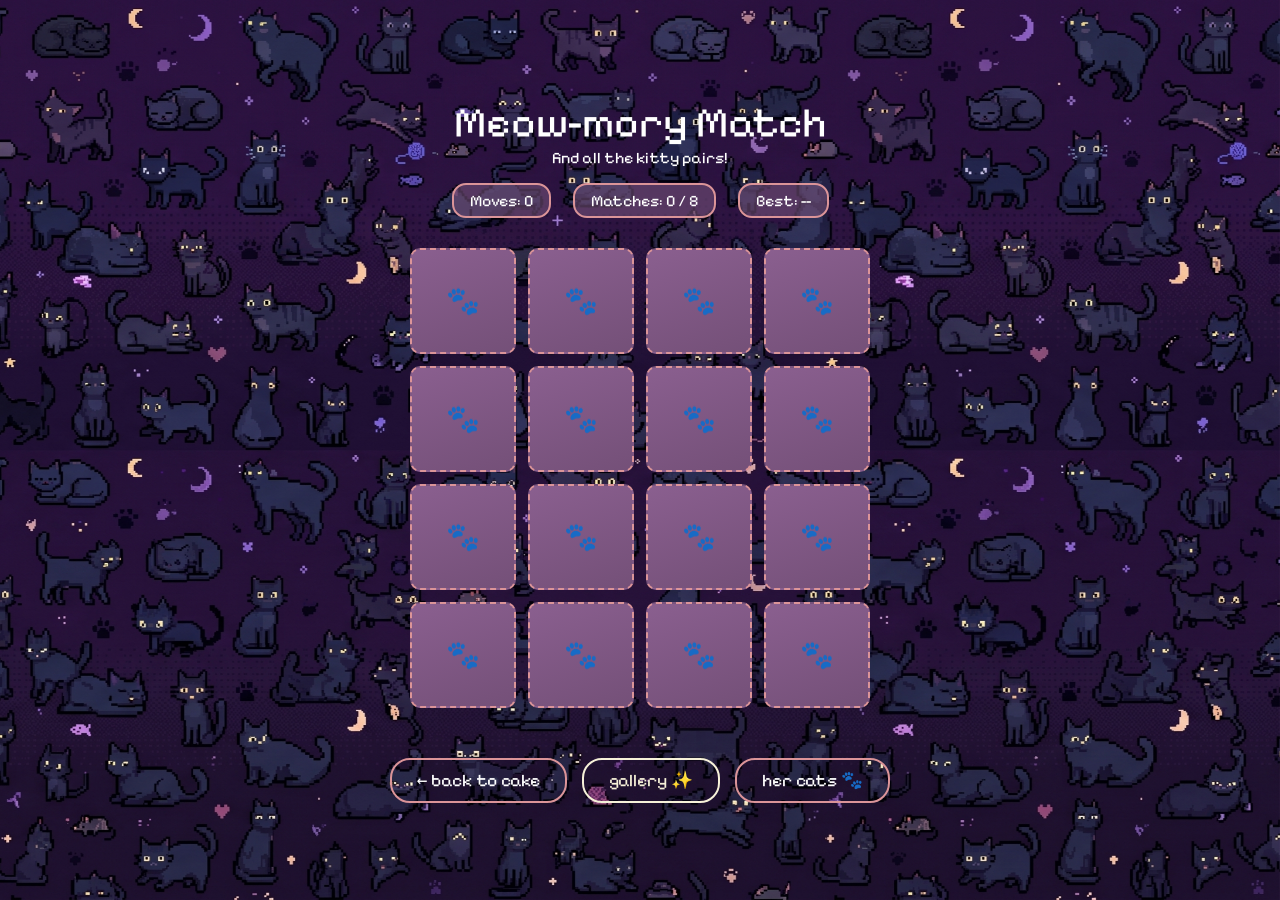
<file: memory.html>
<!DOCTYPE html>
<html lang="en">
  <head>
    <meta charset="UTF-8" />
    <meta name="viewport" content="width=device-width, initial-scale=1" />
    <title>Meow-mory Match 🐾</title>
    <link rel="stylesheet" href="style.css" />
    <link rel="preconnect" href="https://fonts.googleapis.com" />
    <link rel="preconnect" href="https://fonts.gstatic.com" crossorigin />
    <link
      href="https://fonts.googleapis.com/css2?family=Pixelify+Sans:wght@400..700&display=swap"
      rel="stylesheet"
    />
    <style>
      .game-stats {
        display: flex;
        gap: 22px;
        flex-wrap: wrap;
        justify-content: center;
        margin: 6px 0 4px 0;
        color: #ffffff;
        font-family: "Pixelify Sans", monospace;
        font-size: 1rem;
      }

      .game-stats span {
        background-color: rgba(116, 80, 120, 0.6);
        border: 2px solid #db9498;
        border-radius: 14px;
        padding: 6px 16px;
      }

      /* Memory Board */
      .memory-board {
        position: relative;
        display: grid;
        grid-template-columns: repeat(4, 1fr);
        gap: 12px;
        width: 100%;
        max-width: 460px;
        margin: 26px auto 10px auto;
        z-index: 5;
      }

      .memory-card {
        aspect-ratio: 1 / 1;
        perspective: 800px;
        cursor: pointer;
      }

      .memory-card-inner {
        position: relative;
        width: 100%;
        height: 100%;
        transition: transform 0.5s;
        transform-style: preserve-3d;
      }

      .memory-card.flipped .memory-card-inner {
        transform: rotateY(180deg);
      }

      .memory-card.matched .memory-card-inner {
        transform: rotateY(180deg);
      }

      .memory-card.matched .memory-card-front {
        box-shadow: 0 0 0 3px #f6f1d8, 0 6px 14px rgba(0, 0, 0, 0.35);
        animation: matchPulse 0.5s ease;
      }

      @keyframes matchPulse {
        0% { transform: rotateY(180deg) scale(1); }
        50% { transform: rotateY(180deg) scale(1.12); }
        100% { transform: rotateY(180deg) scale(1); }
      }

      .memory-card-back,
      .memory-card-front {
        position: absolute;
        inset: 0;
        border-radius: 10px;
        backface-visibility: hidden;
        display: flex;
        align-items: center;
        justify-content: center;
        box-sizing: border-box;
      }

      .memory-card-back {
        background: linear-gradient(160deg, #8a5f8f, #745078);
        border: 2px dashed #db9498;
        font-size: 1.7rem;
      }

      .memory-card-front {
        background-color: #ffffff;
        padding: 4px;
        transform: rotateY(180deg);
        overflow: hidden;
        box-shadow: 0 4px 10px rgba(0, 0, 0, 0.3);
      }

      .memory-card-front img {
        width: 100%;
        height: 100%;
        object-fit: cover;
        border-radius: 6px;
      }

      .memory-card.matched {
        cursor: default;
      }

      .win-banner {
        display: none;
        margin: 6px auto 0 auto;
        max-width: 420px;
        text-align: center;
        background-color: rgba(116, 80, 120, 0.85);
        border: 2px dashed #db9498;
        border-radius: 12px;
        padding: 18px 24px;
        color: #ffffff;
        box-shadow: 0 4px 10px rgba(0, 0, 0, 0.2);
      }

      .win-banner p {
        margin: 0 0 12px 0;
        font-size: 1.15rem;
        line-height: 1.5;
      }

      .play-again-btn {
        display: inline-block;
        padding: 10px 25px;
        background-color: transparent;
        color: #ffffff;
        border: 2px solid #db9498;
        border-radius: 20px;
        font-family: "Pixelify Sans", monospace;
        font-size: 1rem;
        cursor: pointer;
        transition: all 0.3s ease;
      }

      .play-again-btn:hover {
        background-color: rgba(255, 255, 255, 0.2);
        transform: scale(1.05);
      }

      .back-btn {
        display: inline-block;
        padding: 10px 25px;
        background-color: transparent;
        color: #ffffff;
        border: 2px solid #db9498;
        border-radius: 20px;
        font-family: "Pixelify Sans", monospace;
        font-size: 1.1rem;
        text-decoration: none;
        transition: all 0.3s ease;
      }

      .back-btn:hover {
        background-color: rgba(255, 255, 255, 0.2);
        transform: scale(1.05);
      }

      @media (max-width: 768px) {
        .memory-board {
          max-width: 340px;
          gap: 10px;
        }

        .memory-card-back {
          font-size: 1.3rem;
        }
      }
    </style>
  </head>
  <body>

    <audio id="persistentAudio" src="song/GangstaBaby.mp3" loop></audio>

    <div class="cats-bg"></div>
    <!-- Floating Flowers Background -->
    <div class="flowers-container">
      <div class="flower">🌸</div>
      <div class="flower">🌺</div>
      <div class="flower">🌸</div>
      <div class="flower">💮</div>
      <div class="flower">🌺</div>
      <div class="flower">🌸</div>
      <div class="flower">💮</div>
      <div class="flower">🌸</div>
    </div>

    <div class="container">
      <div id="mainTitle" style="font-size: 42px; color: #ffffff; margin-top: 30px;">Meow-mory Match</div>
      <div id="subTitle" style="margin-bottom: 10px; color: #ffffff;">find all the kitty pairs!</div>

      <div class="game-stats">
        <span id="movesStat">Moves: 0</span>
        <span id="matchesStat">Matches: 0 / 8</span>
        <span id="bestStat">Best: --</span>
      </div>

      <div class="memory-board" id="memoryBoard"></div>

      <div class="win-banner" id="winBanner">
        <p id="winText"></p>
        <button class="play-again-btn" id="playAgainBtn">🔄 Play Again</button>
      </div>

      <!-- Nav -->
      <div style="display: flex; gap: 15px; justify-content: center; margin-top: 40px; flex-wrap: wrap;">
        <a href="index.html" class="back-btn">← back to cake</a>
        <a href="gallery.html" class="back-btn" style="border-color: #f6f1d8; color: #f6f1d8;">gallery ✨</a>
        <a href="cats.html" class="back-btn">her cats 🐾</a>
      </div>
    </div>

    <script>
      const catPhotos = [
        "photos/c0.jpg",
        "photos/c1.jpg",
        "photos/c2.jpg",
        "photos/c3.jpg",
        "photos/c4.jpg",
        "photos/c5.jpg",
        "photos/c6.jpg",
        "photos/c7.jpg",
      ];

      const board = document.getElementById("memoryBoard");
      const movesStat = document.getElementById("movesStat");
      const matchesStat = document.getElementById("matchesStat");
      const bestStat = document.getElementById("bestStat");
      const winBanner = document.getElementById("winBanner");
      const winText = document.getElementById("winText");
      const playAgainBtn = document.getElementById("playAgainBtn");

      let moves = 0;
      let matches = 0;
      let lockBoard = false;
      let firstCard = null;
      let secondCard = null;

      function shuffle(array) {
        const a = array.slice();
        for (let i = a.length - 1; i > 0; i--) {
          const j = Math.floor(Math.random() * (i + 1));
          [a[i], a[j]] = [a[j], a[i]];
        }
        return a;
      }

      function updateStats() {
        movesStat.textContent = `Moves: ${moves}`;
        matchesStat.textContent = `Matches: ${matches} / 8`;
      }

      function loadBestScore() {
        const best = localStorage.getItem("memoryBestMoves");
        bestStat.textContent = best ? `Best: ${best} moves` : "Best: --";
      }

      function maybeSaveBestScore() {
        const best = parseInt(localStorage.getItem("memoryBestMoves"));
        if (!best || moves < best) {
          localStorage.setItem("memoryBestMoves", moves);
        }
        loadBestScore();
      }

      function buildBoard() {
        board.innerHTML = "";
        winBanner.style.display = "none";
        moves = 0;
        matches = 0;
        lockBoard = false;
        firstCard = null;
        secondCard = null;
        updateStats();

        const deck = shuffle([...catPhotos, ...catPhotos]);

        deck.forEach((src) => {
          const card = document.createElement("div");
          card.className = "memory-card";
          card.dataset.img = src;

          card.innerHTML = `
            <div class="memory-card-inner">
              <div class="memory-card-back">🐾</div>
              <div class="memory-card-front">
                <img src="${src}" alt="Cat" />
              </div>
            </div>
          `;

          card.addEventListener("click", () => onCardClick(card));
          board.appendChild(card);
        });
      }

      function onCardClick(card) {
        if (lockBoard) return;
        if (card === firstCard) return;
        if (card.classList.contains("matched")) return;

        card.classList.add("flipped");

        if (!firstCard) {
          firstCard = card;
          return;
        }

        secondCard = card;
        lockBoard = true;
        moves++;
        updateStats();

        if (firstCard.dataset.img === secondCard.dataset.img) {
          firstCard.classList.add("matched");
          secondCard.classList.add("matched");
          matches++;
          updateStats();
          resetTurn();

          if (matches === catPhotos.length) {
            setTimeout(showWin, 400);
          }
        } else {
          setTimeout(() => {
            firstCard.classList.remove("flipped");
            secondCard.classList.remove("flipped");
            resetTurn();
          }, 800);
        }
      }

      function resetTurn() {
        firstCard = null;
        secondCard = null;
        lockBoard = false;
      }

      function showWin() {
        maybeSaveBestScore();
        winText.textContent = `You matched all the kitties in ${moves} moves! 🎉`;
        winBanner.style.display = "block";
        spawnWinSparkles();
      }

      function spawnWinSparkles() {
        const sparkleChars = ["✨", "⭐", "💫", "🌟"];
        for (let i = 0; i < 24; i++) {
          const sparkle = document.createElement("span");
          sparkle.className = "sparkle";
          sparkle.textContent =
            sparkleChars[Math.floor(Math.random() * sparkleChars.length)];
          sparkle.style.left = `${Math.random() * 100}%`;
          sparkle.style.top = `${Math.random() * 100}%`;
          sparkle.style.animationDelay = `${Math.random() * 0.5}s`;
          sparkle.style.fontSize = `${1 + Math.random() * 1}rem`;
          board.appendChild(sparkle);
          setTimeout(() => sparkle.remove(), 1600);
        }
      }

      playAgainBtn.addEventListener("click", buildBoard);

      loadBestScore();
      buildBoard();

      // Keep the birthday song playing continuously across pages
      const bgMusic = document.getElementById("persistentAudio");

      window.addEventListener("load", () => {
        const isPlaying = localStorage.getItem("isPlaying") === "true";
        const savedTime = parseFloat(localStorage.getItem("audioTime")) || 0;

        bgMusic.currentTime = savedTime;
        if (isPlaying) {
          bgMusic.volume = 0.5;
          bgMusic.play().catch((e) => console.log("Autoplay blocked:", e));
        }
      });

      setInterval(() => {
        if (!bgMusic.paused) {
          localStorage.setItem("audioTime", bgMusic.currentTime);
          localStorage.setItem("isPlaying", "true");
        }
      }, 500);
      // === Click-the-Cats Easter Egg ===
      // The background is wall-to-wall cats and cat-themed decorations, so
      // any click on the decorative background (not on buttons/cards/other
      // UI) pops a little heart/paw + "meow~" right at the cursor.
      (function () {
        const catReactionEmojis = ["❤️", "🐾"];
        const catReactionWords = ["meow~", "purr~", "mrow!", "nya~"];

        function spawnCatReaction(clientX, clientY) {
          const el = document.createElement("div");
          el.className = "cat-reaction";
          el.style.left = `${clientX}px`;
          el.style.top = `${clientY}px`;

          const emoji = document.createElement("span");
          emoji.className = "cat-reaction-emoji";
          emoji.textContent =
            catReactionEmojis[
              Math.floor(Math.random() * catReactionEmojis.length)
            ];

          const bubble = document.createElement("div");
          bubble.className = "cat-reaction-bubble";
          bubble.textContent =
            catReactionWords[
              Math.floor(Math.random() * catReactionWords.length)
            ];

          el.appendChild(emoji);
          el.appendChild(bubble);
          document.body.appendChild(el);
          setTimeout(() => el.remove(), 1000);
        }

        document.addEventListener("click", (e) => {
          const target = e.target;
          const isBackgroundClick =
            target === document.body ||
            target === document.documentElement ||
            (target.classList && target.classList.contains("container"));

          if (!isBackgroundClick) return;
          spawnCatReaction(e.clientX, e.clientY);
        });
      })();

    </script>
  </body>
</html>
</file>
